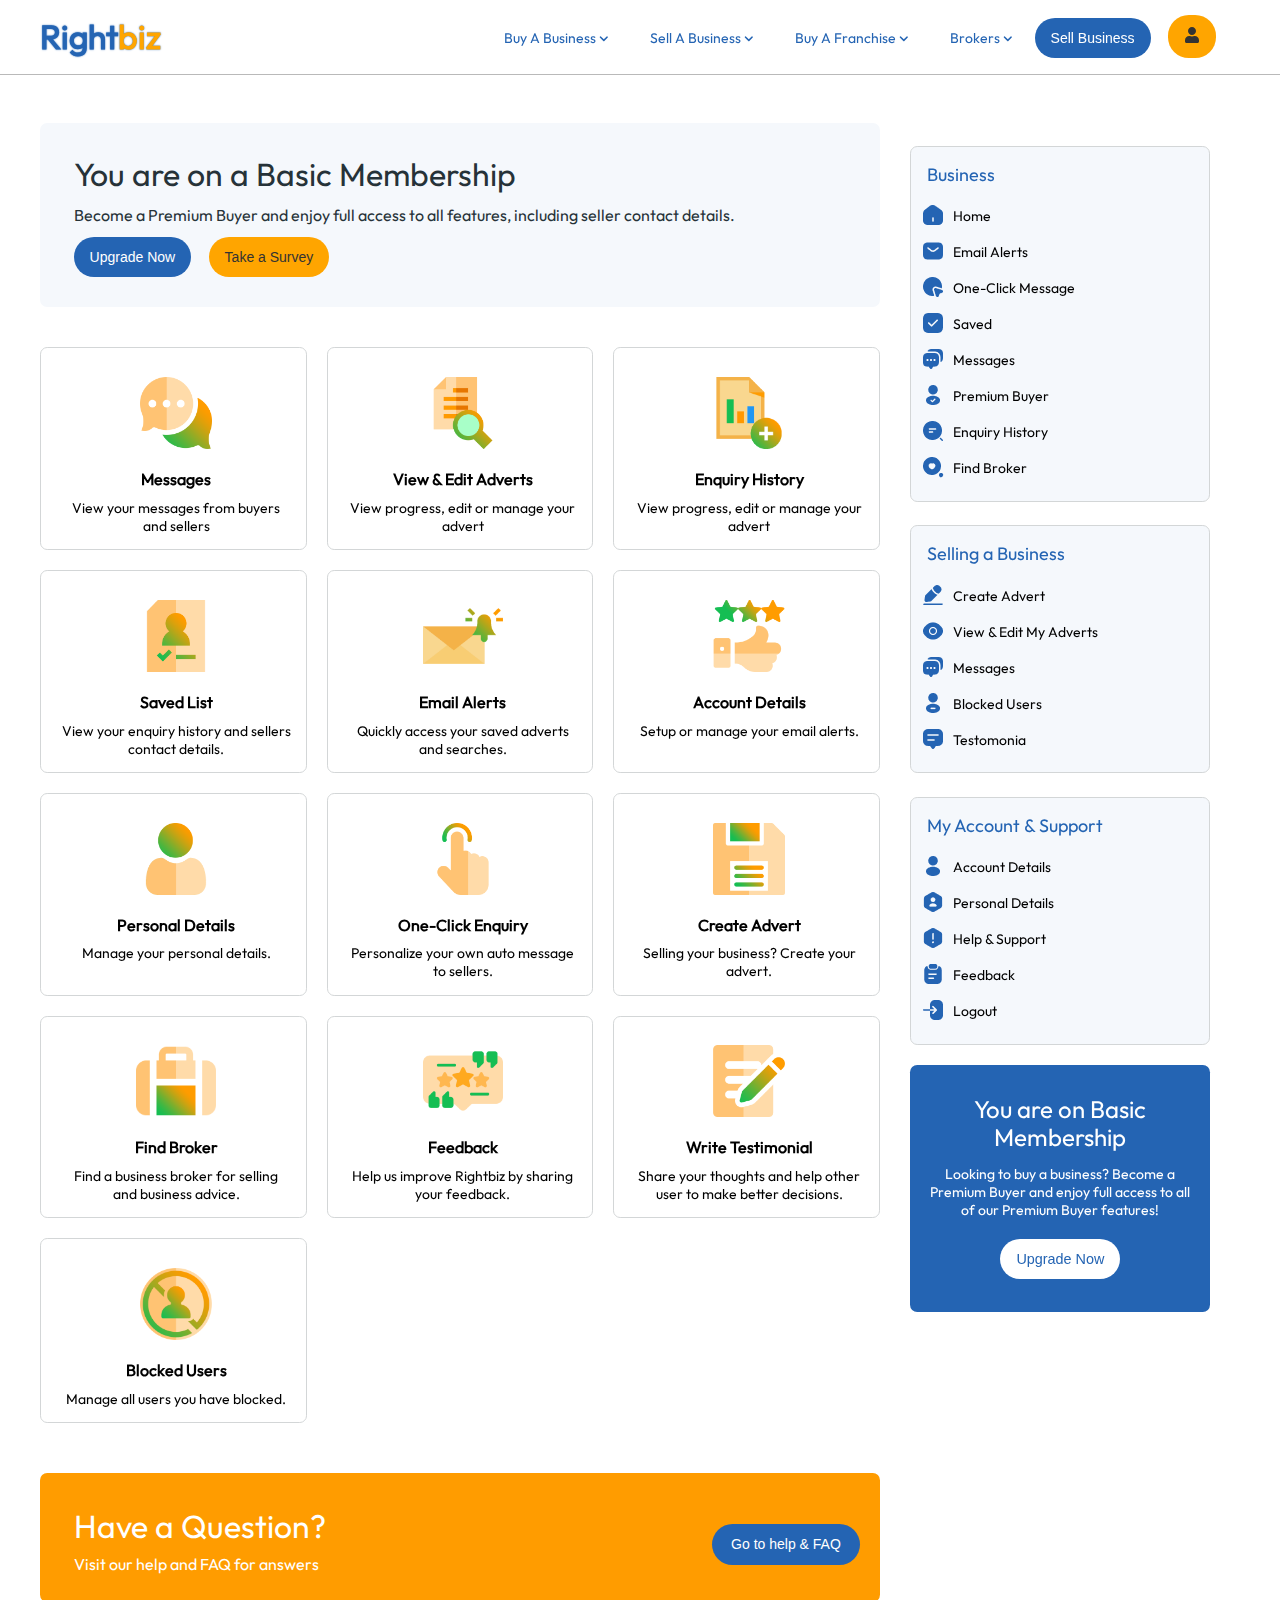
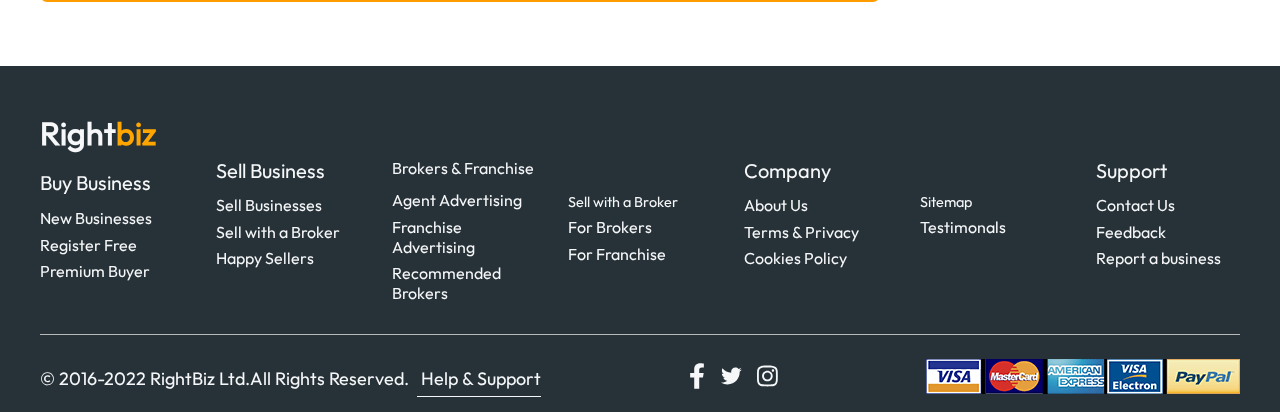
<file: index.html>
<!DOCTYPE html>
<html lang="en">
  <head>
    <meta charset="UTF-8" />
    <meta http-equiv="X-UA-Compatible" content="IE=edge" />
    <meta name="viewport" content="width=device-width, initial-scale=1.0" />

    <!-- ----------------
        CSS Styles
    ------------------- -->
    <link rel="stylesheet" href="./CSS/styles.css" />
    <link rel="stylesheet" href="./CSS/header.css" />
    <link rel="stylesheet" href="./CSS/controlpanel.css" />
    <link rel="stylesheet" href="./CSS/footer.css" />

    <title>RightBiz</title>
  </head>

  <body>
    <!-- ----------------
        Header Section
    ------------------- -->
    <header class="main-container container" id="home">
      <nav class="navbar">
        <div class="logo">
          <h2 id="right">Right<span class="highlight">biz</span></h2>
        </div>
        <input type="checkbox" name="" id="menu-toggler" />
        <label for="menu-toggler" class="menu-toggler-label">
          <button class="navber-btn">Sell Business</button>
          <div class="toggler-icon">
            <span></span><span></span><span></span>
          </div>
        </label>
        <ul class="navigation">
          <li>
            <a href="#buyABusiness"
              >Buy A Business
              <svg class="down-arrow-svg">
                <use
                  xlink:href="./assets/images/svg/down-arrow.svg#down-arrow"
                ></use>
              </svg>
            </a>
            <ul class="navbar-dropdown-menu">
              <li><a href="/">New Businesses</a></li>
              <li><a href="/">Distressed Businesses</a></li>
              <li><a href="/">Register As Buyer</a></li>
              <li><a href="/">Members Login</a></li>
            </ul>
          </li>
          <li>
            <a href="#sellABusiness"
              >Sell A Business
              <svg class="down-arrow-svg">
                <use
                  xlink:href="./assets/images/svg/down-arrow.svg#down-arrow"
                ></use></svg
            ></a>
            <ul class="navbar-dropdown-menu">
              <li><a href="/">Sell Your Business</a></li>
              <li><a href="/">Sell With A Broker</a></li>
              <li><a href="/">Seller Login</a></li>
            </ul>
          </li>
          <li>
            <a href="#buyAFranchise"
              >Buy A Franchise
              <svg class="down-arrow-svg">
                <use
                  xlink:href="./assets/images/svg/down-arrow.svg#down-arrow"
                ></use></svg
            ></a>
            <ul class="navbar-dropdown-menu">
              <li><a href="/">Buy A Franchise</a></li>
              <li><a href="/">Advertise Your Franchise</a></li>
              <li><a href="/">Franchise Login</a></li>
            </ul>
          </li>
          <li>
            <a href="#brokers"
              >Brokers
              <svg class="down-arrow-svg">
                <use
                  xlink:href="./assets/images/svg/down-arrow.svg#down-arrow"
                ></use></svg
            ></a>
            <ul class="navbar-dropdown-menu">
              <li><a href="/">Recommended Brokers</a></li>
              <li><a href="/">Sell With A Broker</a></li>
              <li><a href="/">For Brokers</a></li>
            </ul>
          </li>
          <button class="navber-btn sell-business">Sell Business</button>
          <button class="navber-btn user-btn user-btn-hover">
            <svg class="user-icon">
              <use
                xlink:href="./assets/images/svg/user-solid.svg#user-icon"
              ></use>
            </svg>
          </button>
        </ul>
      </nav>
    </header>
    <div class="horizental-line"></div>
    <!-- ----------------
        Header Section
    ------------------- -->

    <!-- ----------------
        Main Section
    ------------------- -->
    <main>
      <section class="main-container">
        <div class="flex">
          <div class="grid">
            <div class="Membership">
              <h1>You are on a Basic Membership</h1>
              <p>
                Become a Premium Buyer and enjoy full access to all features,
                including seller contact details.
              </p>
              <button class="navber-btn">Upgrade Now</button>
              <button class="navber-btn user-btn survey-btn-hover">
                Take a Survey
              </button>
            </div>
            <div class="Activities">
              <div class="activity-card">
                <svg class="activity-icon">
                  <use
                    xlink:href="./assets/images/svg/Background.svg#mgs"
                  ></use>
                </svg>
                <h4>Messages</h4>
                <p>View your messages from buyers and sellers</p>
              </div>
              <div class="activity-card">
                <svg class="activity-icon">
                  <use
                    xlink:href="./assets/images/svg/Background(0).svg#svg0"
                  ></use>
                </svg>
                <h4>View & Edit Adverts</h4>
                <p>View progress, edit or manage your advert</p>
              </div>
              <div class="activity-card">
                <svg class="activity-icon">
                  <use
                    xlink:href="./assets/images/svg/Background (3).svg#svg3"
                  ></use>
                </svg>
                <h4>Enquiry History</h4>
                <p>View progress, edit or manage your advert</p>
              </div>
              <div class="activity-card">
                <svg class="activity-icon">
                  <use
                    xlink:href="./assets/images/svg/Background (10).svg#svg10"
                  ></use>
                </svg>
                <h4>Saved List</h4>
                <p>View your enquiry history and sellers contact details.</p>
              </div>
              <div class="activity-card">
                <svg class="activity-icon">
                  <use
                    xlink:href="./assets/images/svg/Background (1).svg#svg1"
                  ></use>
                </svg>
                <h4>Email Alerts</h4>
                <p>Quickly access your saved adverts and searches.</p>
              </div>
              <div class="activity-card">
                <svg class="activity-icon">
                  <use
                    xlink:href="./assets/images/svg/Background (4).svg#svg4"
                  ></use>
                </svg>
                <h4>Account Details</h4>
                <p>Setup or manage your email alerts.</p>
              </div>
              <div class="activity-card">
                <svg class="activity-icon">
                  <use
                    xlink:href="./assets/images/svg/Background (2).svg#svg2"
                  ></use>
                </svg>
                <h4>Personal Details</h4>
                <p>Manage your personal details.</p>
              </div>
              <div class="activity-card">
                <svg class="activity-icon">
                  <use
                    xlink:href="./assets/images/svg/Background (11).svg#svg11"
                  ></use>
                </svg>
                <h4>One-Click Enquiry</h4>
                <p>Personalize your own auto message to sellers.</p>
              </div>
              <div class="activity-card">
                <svg class="activity-icon">
                  <use
                    xlink:href="./assets/images/svg/Background (7).svg#svg7"
                  ></use>
                </svg>
                <h4>Create Advert</h4>
                <p>Selling your business? Create your advert.</p>
              </div>
              <div class="activity-card">
                <svg class="activity-icon">
                  <use
                    xlink:href="./assets/images/svg/Background (8).svg#svg8"
                  ></use>
                </svg>
                <h4>Find Broker</h4>
                <p>Find a business broker for selling and business advice.</p>
              </div>
              <div class="activity-card">
                <svg class="activity-icon">
                  <use
                    xlink:href="./assets/images/svg/Background (9).svg#svg9"
                  ></use>
                </svg>
                <h4>Feedback</h4>
                <p>Help us improve Rightbiz by sharing your feedback.</p>
              </div>
              <div class="activity-card">
                <svg class="activity-icon">
                  <use
                    xlink:href="./assets/images/svg/Background(12).svg#svg12"
                  ></use>
                </svg>
                <h4>Write Testimonial</h4>
                <p>
                  Share your thoughts and help other user to make better
                  decisions.
                </p>
              </div>
              <div class="activity-card">
                <svg class="activity-icon">
                  <use
                    xlink:href="./assets/images/svg/Background (5).svg#svg5"
                  ></use>
                </svg>
                <h4>Blocked Users</h4>
                <p>Manage all users you have blocked.</p>
              </div>
            </div>
            <div class="Question">
              <div class="Question-part">
                <h1>Have a Question?</h1>
                <p>Visit our help and FAQ for answers</p>
              </div>

              <button class="navber-btn FAQ-btn">Go to help & FAQ</button>
            </div>
          </div>
          <div class="grid">
            <div class="Business Hide-Business">
              <h4>Business</h4>
              <div class="Business-card">
                <ul>
                  <li class="Business-card-list">
                    <img src="./images/icon/Group 1614.png" alt="" />
                    <span>Home</span>
                  </li>
                  <li class="Business-card-list">
                    <img src="./images/icon/Group 1615.png" alt="" /><span
                      >Email Alerts</span
                    >
                  </li>
                  <li class="Business-card-list">
                    <img src="./images/icon/Group 1616.png" alt="" /><span
                      >One-Click Message</span
                    >
                  </li>
                  <li class="Business-card-list">
                    <img src="./images/icon/Group 1622.png" alt="" /><span
                      >Saved</span
                    >
                  </li>
                  <li class="Business-card-list">
                    <img src="./images/icon/Group 1618.png" alt="" /><span
                      >Messages</span
                    >
                  </li>
                  <li class="Business-card-list">
                    <img src="./images/icon/Group 1619.png" alt="" /><span
                      >Premium Buyer</span
                    >
                  </li>
                  <li class="Business-card-list">
                    <img src="./images/icon/Group 1620.png" alt="" /><span
                      >Enquiry History</span
                    >
                  </li>
                  <li class="Business-card-list">
                    <img src="./images/icon/Group 1621.png" alt="" /><span
                      >Find Broker</span
                    >
                  </li>
                </ul>
              </div>
            </div>
            <div class="Business Hide-Business">
              <h4>Selling a Business</h4>
              <div class="Business-card">
                <ul>
                  <li class="Business-card-list">
                    <img src="./images/icon/Group 1623.png" alt="" />
                    <span>Create Advert</span>
                  </li>
                  <li class="Business-card-list">
                    <img src="./images/icon/Group 1624.png" alt="" /><span
                      >View & Edit My Adverts</span
                    >
                  </li>
                  <li class="Business-card-list">
                    <img src="./images/icon/Group 1625.png" alt="" /><span
                      >Messages</span
                    >
                  </li>
                  <li class="Business-card-list">
                    <img src="./images/icon/Group 1626.png" alt="" /><span
                      >Blocked Users</span
                    >
                  </li>
                  <li class="Business-card-list">
                    <img src="./images/icon/Group 1627.png" alt="" /><span
                      >Testomonia</span
                    >
                  </li>
                </ul>
              </div>
            </div>
            <div class="Business Hide-Business">
              <h4>My Account & Support</h4>
              <div class="Business-card">
                <ul>
                  <li class="Business-card-list">
                    <img src="./images/icon/Group 1628.png" alt="" />
                    <span>Account Details</span>
                  </li>
                  <li class="Business-card-list">
                    <img src="./images/icon/Group 1629.png" alt="" /><span
                      >Personal Details</span
                    >
                  </li>
                  <li class="Business-card-list">
                    <img src="./images/icon/Group 1630.png" alt="" /><span
                      >Help & Support</span
                    >
                  </li>
                  <li class="Business-card-list">
                    <img src="./images/icon/Group 1631.png" alt="" /><span
                      >Feedback</span
                    >
                  </li>
                  <li class="Business-card-list">
                    <img src="./images/icon/Group 1632.png" alt="" /><span
                      >Logout</span
                    >
                  </li>
                </ul>
              </div>
            </div>
            <div class="Business-last">
              <div class="Business-card-bottom">
                <h3>You are on Basic Membership</h3>
                <p>
                  Looking to buy a business? Become a Premium Buyer and enjoy
                  full access to all of our Premium Buyer features!
                </p>
                <button class="Upgrade-Now-btn">Upgrade Now</button>
              </div>
            </div>
          </div>
        </div>
      </section>
      <!-- ----------------
       Main Section
     ------------------- -->
      <!-- ----------------
        Footer Section
     ------------------- -->
      <section class="footer">
        <footer class="main-container">
          <div class="footer-grid">
            <div class="footer-business">
              <h3>Right<span class="highlight">biz</span></h3>
              <ul class="footer-ul">
                <li class="li-bold">Buy Business</li>
                <li>New Businesses</li>
                <li>Register Free</li>
                <li>Premium Buyer</li>
              </ul>
            </div>
            <div>
              <ul class="footer-ul">
                <li class="li-bold li-down">Sell Business</li>
                <li>Sell Businesses</li>
                <li>Sell with a Broker</li>
                <li>Happy Sellers</li>
              </ul>
            </div>
            <div>
              <ul class="footer-ul">
                <li class="li-bold li-down brokers">Brokers & Franchise</li>
                <li>Agent Advertising</li>
                <li>Franchise Advertising</li>
                <li>Recommended Brokers</li>
              </ul>
            </div>
            <div>
              <ul class="footer-ul">
                <li class="li-bold li-down li-bottom">Sell with a Broker</li>
                <li>For Brokers</li>
                <li>For Franchise</li>
              </ul>
            </div>
            <div>
              <ul class="footer-ul">
                <li class="li-bold li-down">Company</li>
                <li>About Us</li>
                <li>Terms & Privacy</li>
                <li>Cookies Policy</li>
              </ul>
            </div>
            <div>
              <ul class="footer-ul">
                <li class="li-bold li-down li-bottom">Sitemap</li>
                <li>Testimonals</li>
                <li></li>
              </ul>
            </div>
            <div>
              <ul class="footer-ul">
                <li class="li-bold li-down">Support</li>
                <li>Contact Us</li>
                <li>Feedback</li>
                <li>Report a business</li>
              </ul>
            </div>
          </div>
          <div class="footer-line"></div>
          <div class="footer-bottom">
            <div>
              <p class="copywrite">
                &copy; 2016-2022 RightBiz Ltd.All Rights Reserved.<span
                  class="help-support"
                >
                  Help & Support</span
                >
              </p>
            </div>
            <div class="social-icon">
              <svg style="fill: var(--bg); width: 1rem; height: 2rem">
                <use
                  xlink:href="./assets/images/svg/facebook-f-brands.svg#facebook"
                ></use>
              </svg>
              <svg
                style="
                  fill: var(--bg);
                  width: 1.3rem;
                  margin-left: 0.8rem;
                  height: 2rem;
                "
              >
                <use
                  xlink:href="./assets/images/svg/twitter-brands.svg#twitter"
                ></use>
              </svg>
              <svg
                style="
                  fill: var(--bg);
                  width: 1.3rem;
                  margin-left: 0.8rem;
                  height: 2rem;
                "
              >
                <use
                  xlink:href="./assets/images/svg/instagram-brands.svg#instagram"
                ></use>
              </svg>
            </div>
            <div>
              <img src="./images/Group 1595 (1).png" alt="" />
            </div>
          </div>
        </footer>
      </section>
      <!-- ----------------
        Footer Section
     ------------------- -->
    </main>
  </body>
</html>
</file>
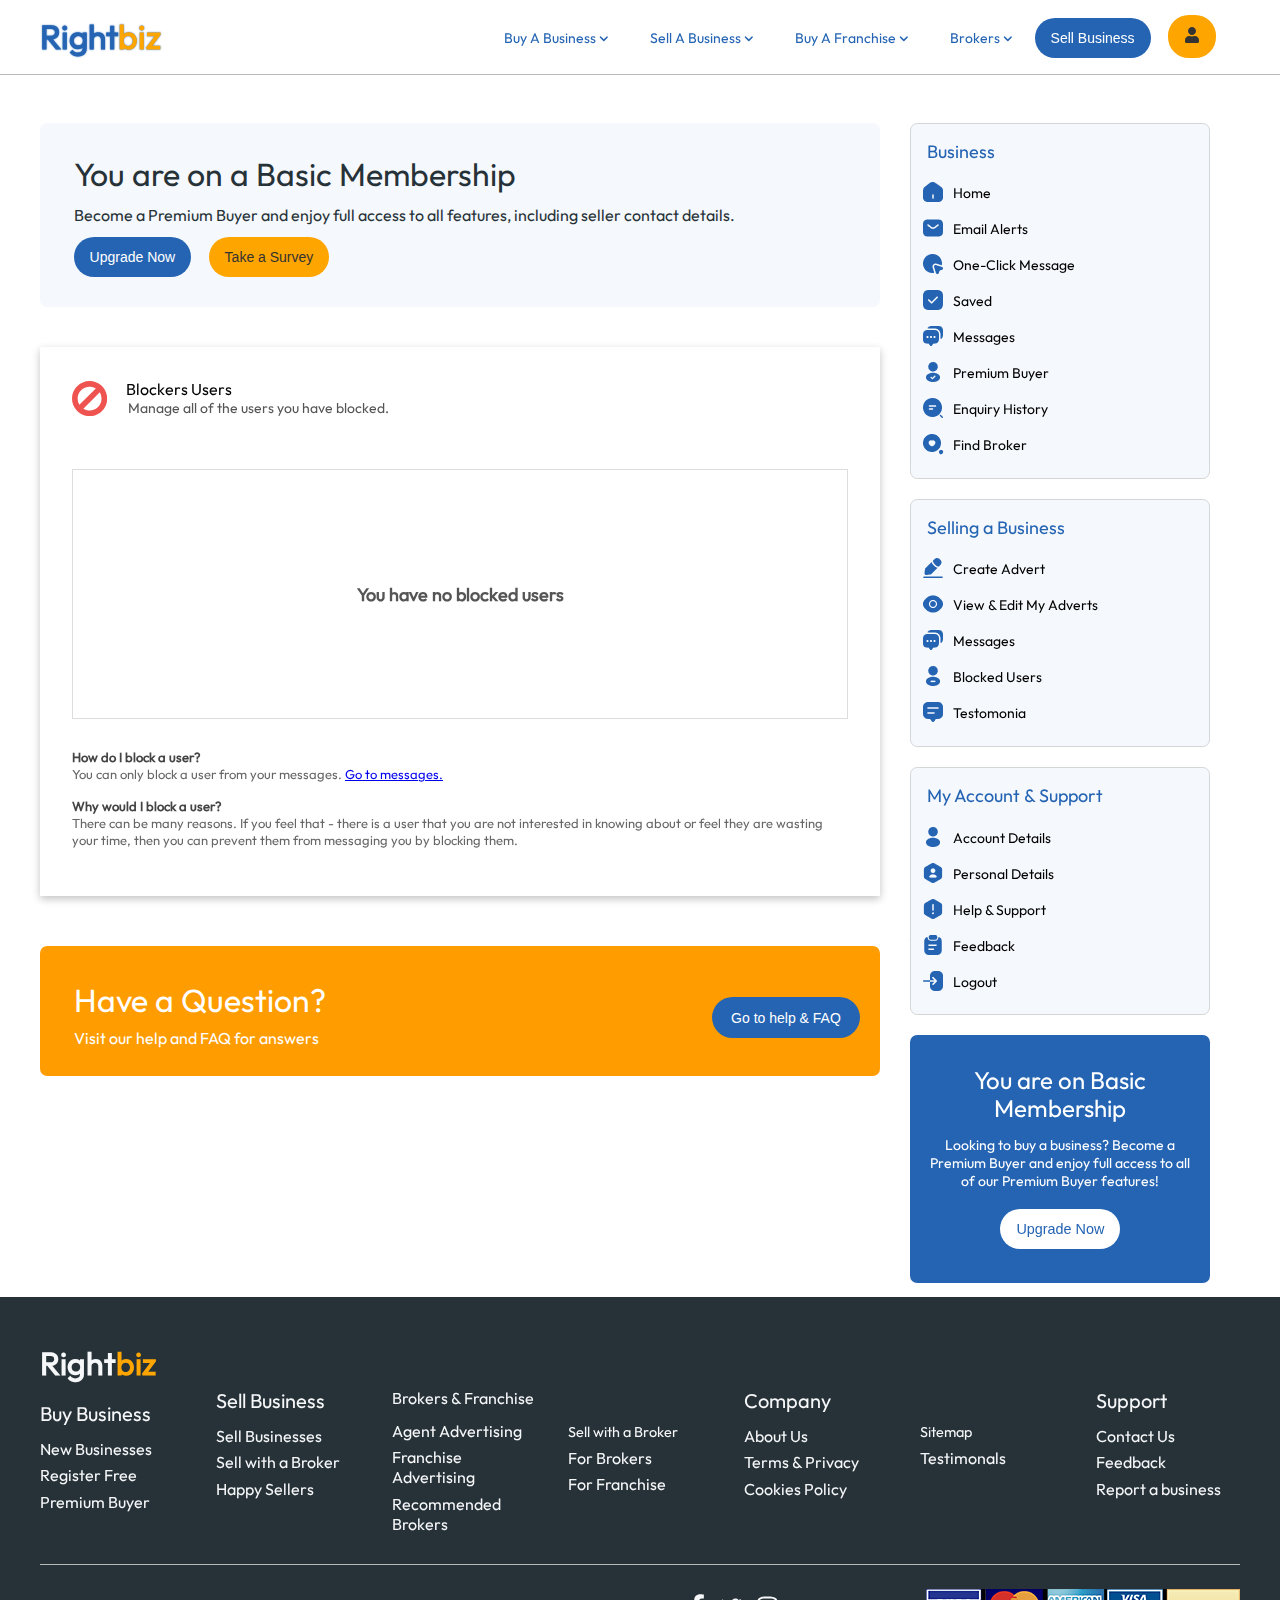
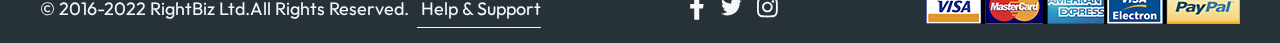
<file: blocker_user.html>
<!DOCTYPE html>
<html lang="en">
  <head>
    <meta charset="UTF-8" />
    <meta http-equiv="X-UA-Compatible" content="IE=edge" />
    <meta name="viewport" content="width=device-width, initial-scale=1.0" />

    <!-- ----------------
        CSS Styles
    ------------------- -->
    <link rel="stylesheet" href="./CSS/styles.css" />
    <link rel="stylesheet" href="./CSS/blocker_user.css" />

    <title>RightBiz</title>
  </head>

  <body>
    <!-- ----------------
        Header Section
    ------------------- -->
    <header class="main-container container" id="home">
      <nav class="navbar">
        <div class="logo">
          <h2 id="right">Right<span class="highlight">biz</span></h2>
        </div>
        <input type="checkbox" name="" id="menu-toggler" />
        <label for="menu-toggler" class="menu-toggler-label">
          <button class="navber-btn">Sell Business</button>
          <div class="toggler-icon">
            <span></span><span></span><span></span>
          </div>
        </label>
        <ul class="navigation">
          <li>
            <a href="#buyABusiness"
              >Buy A Business
              <svg class="down-arrow-svg">
                <use
                  xlink:href="./assets/images/svg/down-arrow.svg#down-arrow"
                ></use>
              </svg>
            </a>
            <ul class="navbar-dropdown-menu">
              <li><a href="/">New Businesses</a></li>
              <li><a href="/">Distressed Businesses</a></li>
              <li><a href="/">Register As Buyer</a></li>
              <li><a href="/">Members Login</a></li>
            </ul>
          </li>
          <li>
            <a href="#sellABusiness"
              >Sell A Business
              <svg class="down-arrow-svg">
                <use
                  xlink:href="./assets/images/svg/down-arrow.svg#down-arrow"
                ></use></svg
            ></a>
            <ul class="navbar-dropdown-menu">
              <li><a href="/">Sell Your Business</a></li>
              <li><a href="/">Sell With A Broker</a></li>
              <li><a href="/">Seller Login</a></li>
            </ul>
          </li>
          <li>
            <a href="#buyAFranchise"
              >Buy A Franchise
              <svg class="down-arrow-svg">
                <use
                  xlink:href="./assets/images/svg/down-arrow.svg#down-arrow"
                ></use></svg
            ></a>
            <ul class="navbar-dropdown-menu">
              <li><a href="/">Buy A Franchise</a></li>
              <li><a href="/">Advertise Your Franchise</a></li>
              <li><a href="/">Franchise Login</a></li>
            </ul>
          </li>
          <li>
            <a href="#brokers"
              >Brokers
              <svg class="down-arrow-svg">
                <use
                  xlink:href="./assets/images/svg/down-arrow.svg#down-arrow"
                ></use></svg
            ></a>
            <ul class="navbar-dropdown-menu">
              <li><a href="/">Recommended Brokers</a></li>
              <li><a href="/">Sell With A Broker</a></li>
              <li><a href="/">For Brokers</a></li>
            </ul>
          </li>
          <button class="navber-btn sell-business">Sell Business</button>
          <button class="navber-btn user-btn user-btn-hover">
            <svg class="user-icon">
              <use
                xlink:href="./assets/images/svg/user-solid.svg#user-icon"
              ></use>
            </svg>
          </button>
        </ul>
      </nav>
    </header>
    <div class="horizental-line"></div>
    <!-- ----------------
        Header Section
    ------------------- -->

    <!-- ----------------
        Main Section
    ------------------- -->
    <main>
      <section class="main-container">
        <div class="flex">
          <div class="grid">
            <div class="Membership">
              <h1>You are on a Basic Membership</h1>
              <p>
                Become a Premium Buyer and enjoy full access to all features,
                including seller contact details.
              </p>
              <button class="navber-btn">Upgrade Now</button>
              <button class="navber-btn user-btn survey-btn-hover">
                Take a Survey
              </button>
            </div>
            <!-- --------------------
                  blocker user section
                ---------------------->
            <div class="membership-card">
              <div class="blocker-user">
                <svg class="svg-block">
                  <use
                    xlink:href="./assets/images/svg/ban-solid.svg#ban-solid"
                  ></use>
                </svg>
                <div class="blocker-title">
                  <div class="title">Blockers Users</div>
                  <div class="desc">
                    Manage all of the users you have blocked.
                  </div>
                </div>
              </div>
              <div class="content_main">
                <div class="no-result" style="margin-top: 20px">
                  <div>
                    <div class="no-result-title" style="margin: 0">
                      You have no blocked users
                    </div>
                  </div>
                </div>
                <div
                  style="line-height: 17px; margin-top: 30px; font-size: 13px"
                >
                  <b style="color: #444; margin-bottom: 3px"
                    >How do I block a user?</b
                  >
                  <div style="color: #666; margin-bottom: 15px">
                    You can only block a user from your messages.
                    <a href="/member_secure/my_msg/messages.php"
                      >Go to messages.</a
                    >
                  </div>
                  <b style="color: #444; margin-bottom: 3px"
                    >Why would I block a user?</b
                  >
                  <div style="color: #666; margin-bottom: 15px">
                    There can be many reasons. If you feel that - there is a
                    user that you are not interested in knowing about or feel
                    they are wasting your time, then you can prevent them from
                    messaging you by blocking them.
                  </div>
                </div>
              </div>
            </div>
            <!----------------------- 
                blocker user section 
            -------------------------->
            <div class="Question">
              <div class="Question-part">
                <h1>Have a Question?</h1>
                <p>Visit our help and FAQ for answers</p>
              </div>

              <button class="navber-btn FAQ-btn">Go to help & FAQ</button>
            </div>
          </div>
          <div class="grid">
            <div class="Business Hide-Business">
              <h4>Business</h4>
              <div class="Business-card">
                <ul>
                  <li class="Business-card-list">
                    <img src="./images/icon/Group 1614.png" alt="" />
                    <span>Home</span>
                  </li>
                  <li class="Business-card-list">
                    <img src="./images/icon/Group 1615.png" alt="" /><span
                      >Email Alerts</span
                    >
                  </li>
                  <li class="Business-card-list">
                    <img src="./images/icon/Group 1616.png" alt="" /><span
                      >One-Click Message</span
                    >
                  </li>
                  <li class="Business-card-list">
                    <img src="./images/icon/Group 1622.png" alt="" /><span
                      >Saved</span
                    >
                  </li>
                  <li class="Business-card-list">
                    <img src="./images/icon/Group 1618.png" alt="" /><span
                      >Messages</span
                    >
                  </li>
                  <li class="Business-card-list">
                    <img src="./images/icon/Group 1619.png" alt="" /><span
                      >Premium Buyer</span
                    >
                  </li>
                  <li class="Business-card-list">
                    <img src="./images/icon/Group 1620.png" alt="" /><span
                      >Enquiry History</span
                    >
                  </li>
                  <li class="Business-card-list">
                    <img src="./images/icon/Group 1621.png" alt="" /><span
                      >Find Broker</span
                    >
                  </li>
                </ul>
              </div>
            </div>
            <div class="Business Hide-Business">
              <h4>Selling a Business</h4>
              <div class="Business-card">
                <ul>
                  <li class="Business-card-list">
                    <img src="./images/icon/Group 1623.png" alt="" />
                    <span>Create Advert</span>
                  </li>
                  <li class="Business-card-list">
                    <img src="./images/icon/Group 1624.png" alt="" /><span
                      >View & Edit My Adverts</span
                    >
                  </li>
                  <li class="Business-card-list">
                    <img src="./images/icon/Group 1625.png" alt="" /><span
                      >Messages</span
                    >
                  </li>
                  <li class="Business-card-list">
                    <img src="./images/icon/Group 1626.png" alt="" /><span
                      >Blocked Users</span
                    >
                  </li>
                  <li class="Business-card-list">
                    <img src="./images/icon/Group 1627.png" alt="" /><span
                      >Testomonia</span
                    >
                  </li>
                </ul>
              </div>
            </div>
            <div class="Business Hide-Business">
              <h4>My Account & Support</h4>
              <div class="Business-card">
                <ul>
                  <li class="Business-card-list">
                    <img src="./images/icon/Group 1628.png" alt="" />
                    <span>Account Details</span>
                  </li>
                  <li class="Business-card-list">
                    <img src="./images/icon/Group 1629.png" alt="" /><span
                      >Personal Details</span
                    >
                  </li>
                  <li class="Business-card-list">
                    <img src="./images/icon/Group 1630.png" alt="" /><span
                      >Help & Support</span
                    >
                  </li>
                  <li class="Business-card-list">
                    <img src="./images/icon/Group 1631.png" alt="" /><span
                      >Feedback</span
                    >
                  </li>
                  <li class="Business-card-list">
                    <img src="./images/icon/Group 1632.png" alt="" /><span
                      >Logout</span
                    >
                  </li>
                </ul>
              </div>
            </div>
            <div class="Business-last">
              <div class="Business-card-bottom">
                <h3>You are on Basic Membership</h3>
                <p>
                  Looking to buy a business? Become a Premium Buyer and enjoy
                  full access to all of our Premium Buyer features!
                </p>
                <button class="Upgrade-Now-btn">Upgrade Now</button>
              </div>
            </div>
          </div>
        </div>
      </section>
      <!-- ----------------
       Main Section
     ------------------- -->
      <!-- ----------------
        Footer Section
     ------------------- -->
      <section class="footer">
        <footer class="main-container">
          <div class="footer-grid">
            <div class="footer-business">
              <h3>Right<span class="highlight">biz</span></h3>
              <ul class="footer-ul">
                <li class="li-bold">Buy Business</li>
                <li>New Businesses</li>
                <li>Register Free</li>
                <li>Premium Buyer</li>
              </ul>
            </div>
            <div>
              <ul class="footer-ul">
                <li class="li-bold li-down">Sell Business</li>
                <li>Sell Businesses</li>
                <li>Sell with a Broker</li>
                <li>Happy Sellers</li>
              </ul>
            </div>
            <div>
              <ul class="footer-ul">
                <li class="li-bold li-down brokers">Brokers & Franchise</li>
                <li>Agent Advertising</li>
                <li>Franchise Advertising</li>
                <li>Recommended Brokers</li>
              </ul>
            </div>
            <div>
              <ul class="footer-ul">
                <li class="li-bold li-down li-bottom">Sell with a Broker</li>
                <li>For Brokers</li>
                <li>For Franchise</li>
              </ul>
            </div>
            <div>
              <ul class="footer-ul">
                <li class="li-bold li-down">Company</li>
                <li>About Us</li>
                <li>Terms & Privacy</li>
                <li>Cookies Policy</li>
              </ul>
            </div>
            <div>
              <ul class="footer-ul">
                <li class="li-bold li-down li-bottom">Sitemap</li>
                <li>Testimonals</li>
                <li></li>
              </ul>
            </div>
            <div>
              <ul class="footer-ul">
                <li class="li-bold li-down">Support</li>
                <li>Contact Us</li>
                <li>Feedback</li>
                <li>Report a business</li>
              </ul>
            </div>
          </div>
          <div class="footer-line"></div>
          <div class="footer-bottom">
            <div>
              <p class="copywrite">
                &copy; 2016-2022 RightBiz Ltd.All Rights Reserved.<span
                  class="help-support"
                >
                  Help & Support</span
                >
              </p>
            </div>
            <div class="social-icon">
              <svg style="fill: var(--bg); width: 1rem; height: 2rem">
                <use
                  xlink:href="./assets/images/svg/facebook-f-brands.svg#facebook"
                ></use>
              </svg>
              <svg
                style="
                  fill: var(--bg);
                  width: 1.3rem;
                  margin-left: 0.8rem;
                  height: 2rem;
                "
              >
                <use
                  xlink:href="./assets/images/svg/twitter-brands.svg#twitter"
                ></use>
              </svg>
              <svg
                style="
                  fill: var(--bg);
                  width: 1.3rem;
                  margin-left: 0.8rem;
                  height: 2rem;
                "
              >
                <use
                  xlink:href="./assets/images/svg/instagram-brands.svg#instagram"
                ></use>
              </svg>
            </div>
            <div>
              <img src="./images/Group 1595 (1).png" alt="" />
            </div>
          </div>
        </footer>
      </section>
      <!-- ----------------
        Footer Section
     ------------------- -->
    </main>
  </body>
</html>
</file>
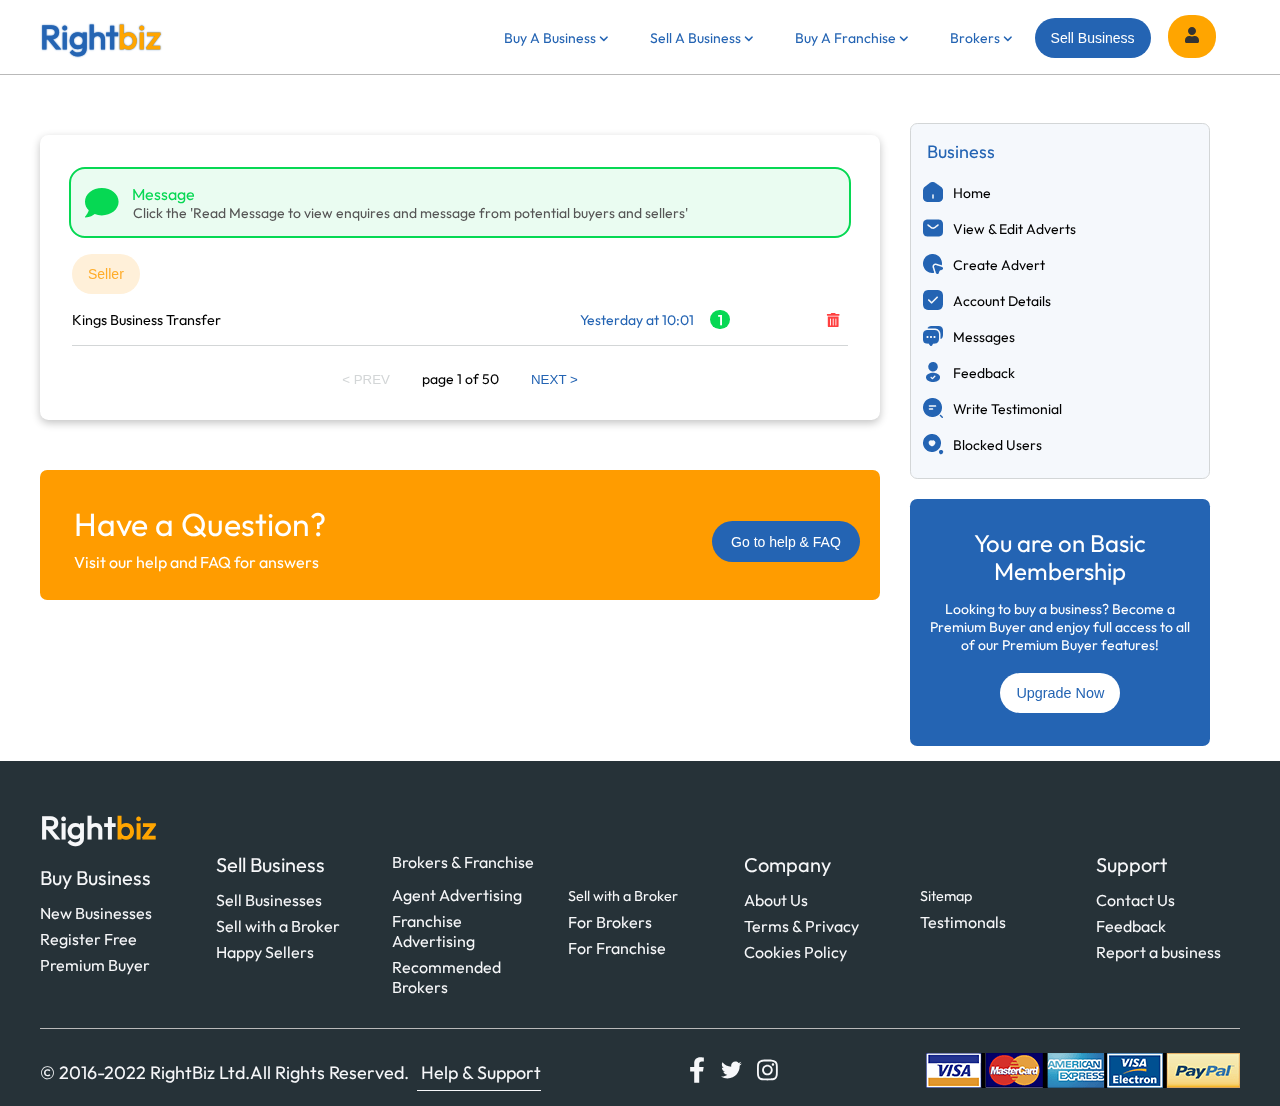
<file: messages.html>
<!DOCTYPE html>
<html lang="en">
  <head>
    <meta charset="UTF-8" />
    <meta http-equiv="X-UA-Compatible" content="IE=edge" />
    <meta name="viewport" content="width=device-width, initial-scale=1.0" />

    <!-- ----------------
        CSS Styles
    ------------------- -->
    <link rel="stylesheet" href="./CSS/styles.css" />
    <link rel="stylesheet" href="./CSS/messages.css" />

    <title>RightBiz</title>
  </head>

  <body>
    <!-- ----------------
        Header Section
    ------------------- -->
    <header class="main-container container" id="home">
      <nav class="navbar">
        <div class="logo">
          <h2 id="right">Right<span class="highlight">biz</span></h2>
        </div>
        <input type="checkbox" name="" id="menu-toggler" />
        <label for="menu-toggler" class="menu-toggler-label">
          <button class="navber-btn">Sell Business</button>
          <div class="toggler-icon">
            <span></span><span></span><span></span>
          </div>
        </label>
        <ul class="navigation">
          <li>
            <a href="#buyABusiness"
              >Buy A Business
              <svg class="down-arrow-svg">
                <use
                  xlink:href="./assets/images/svg/down-arrow.svg#down-arrow"
                ></use>
              </svg>
            </a>
            <ul class="navbar-dropdown-menu">
              <li><a href="/">New Businesses</a></li>
              <li><a href="/">Distressed Businesses</a></li>
              <li><a href="/">Register As Buyer</a></li>
              <li><a href="/">Members Login</a></li>
            </ul>
          </li>
          <li>
            <a href="#sellABusiness"
              >Sell A Business
              <svg class="down-arrow-svg">
                <use
                  xlink:href="./assets/images/svg/down-arrow.svg#down-arrow"
                ></use></svg
            ></a>
            <ul class="navbar-dropdown-menu">
              <li><a href="/">Sell Your Business</a></li>
              <li><a href="/">Sell With A Broker</a></li>
              <li><a href="/">Seller Login</a></li>
            </ul>
          </li>
          <li>
            <a href="#buyAFranchise"
              >Buy A Franchise
              <svg class="down-arrow-svg">
                <use
                  xlink:href="./assets/images/svg/down-arrow.svg#down-arrow"
                ></use></svg
            ></a>
            <ul class="navbar-dropdown-menu">
              <li><a href="/">Buy A Franchise</a></li>
              <li><a href="/">Advertise Your Franchise</a></li>
              <li><a href="/">Franchise Login</a></li>
            </ul>
          </li>
          <li>
            <a href="#brokers"
              >Brokers
              <svg class="down-arrow-svg">
                <use
                  xlink:href="./assets/images/svg/down-arrow.svg#down-arrow"
                ></use></svg
            ></a>
            <ul class="navbar-dropdown-menu">
              <li><a href="/">Recommended Brokers</a></li>
              <li><a href="/">Sell With A Broker</a></li>
              <li><a href="/">For Brokers</a></li>
            </ul>
          </li>
          <button class="navber-btn sell-business">Sell Business</button>
          <button class="navber-btn user-btn user-btn-hover">
            <svg class="user-icon">
              <use
                xlink:href="./assets/images/svg/user-solid.svg#user-icon"
              ></use>
            </svg>
          </button>
        </ul>
      </nav>
    </header>
    <div class="horizental-line"></div>
    <!-- ----------------
        Header Section
    ------------------- -->

    <!-- ----------------
        Main Section
    ------------------- -->
    <main>
      <section class="main-container">
        <div class="flex">
          <div class="grid">
            <!-- --------------------
                  messages section
                ---------------------->
            <div class="membership-card">
              <div class="message-user">
                <svg style="fill: #06d853" class="svg-block">
                  <use
                    xlink:href="./assets/images/svg/comment-solid.svg#comment"
                  ></use>
                </svg>
                <div class="message-title">
                  <div style="color: #06d853" class="title">Message</div>
                  <div class="desc">
                    Click the 'Read Message to view enquires and message from
                    potential buyers and sellers'
                  </div>
                </div>
              </div>
              <div class="content_main">
                <button
                  style="background-color: #fff0d9"
                  class="navber-btn"
                  id="seller-btn"
                >
                  Seller
                </button>
                <div class="message-flex">
                  <p>Kings Business Transfer</p>
                  <div class="date">
                    <span class="day-time">Yesterday at 10:01</span>
                    <span
                      style="background-color: #06d853; color: white"
                      class="circle"
                      ><b>1</b></span
                    >

                    <svg style="fill: #ff4040" class="svg-delete">
                      <use
                        xlink:href="./assets/images/svg/trash-alt-solid.svg#delete"
                      ></use>
                    </svg>
                  </div>
                </div>
                <div class="message-line"></div>
                <div class="btn-center">
                  <div class="btn-flex">
                    <button>< PREV</button>
                    <p>page 1 of 50</p>
                    <button class="next">NEXT ></button>
                  </div>
                </div>
              </div>
            </div>
            <!----------------------- 
                        messages section 
                -------------------------->
            <div class="Question">
              <div class="Question-part">
                <h1>Have a Question?</h1>
                <p>Visit our help and FAQ for answers</p>
              </div>

              <button class="navber-btn FAQ-btn">Go to help & FAQ</button>
            </div>
          </div>
          <div class="grid">
            <div class="Business Hide-Business">
              <h4>Business</h4>
              <div class="Business-card">
                <ul>
                  <li class="Business-card-list">
                    <img src="./images/icon/Group 1614.png" alt="" />
                    <span><a href="./index.html">Home</a> </span>
                  </li>
                  <li class="Business-card-list">
                    <img src="./images/icon/Group 1615.png" alt="" /><span
                      ><a href="./messages.html">View & Edit Adverts</a></span
                    >
                  </li>
                  <li class="Business-card-list">
                    <img src="./images/icon/Group 1616.png" alt="" /><span
                      ><a href="./messages.html">Create Advert</a></span
                    >
                  </li>
                  <li class="Business-card-list">
                    <img src="./images/icon/Group 1622.png" alt="" /><span
                      ><a href="./messages.html">Account Details</a></span
                    >
                  </li>
                  <li class="Business-card-list">
                    <img src="./images/icon/Group 1618.png" alt="" /><span>
                      <a href="./messages.html">Messages</a></span
                    >
                  </li>
                  <li class="Business-card-list">
                    <img src="./images/icon/Group 1619.png" alt="" /><span
                      ><a href="./messages.html">Feedback</a></span
                    >
                  </li>
                  <li class="Business-card-list">
                    <img src="./images/icon/Group 1620.png" alt="" /><span
                      ><a href="./messages.html">Write Testimonial</a></span
                    >
                  </li>
                  <li class="Business-card-list">
                    <img src="./images/icon/Group 1621.png" alt="" /><span
                      ><a href="./messages.html">Blocked Users</a></span
                    >
                  </li>
                </ul>
              </div>
            </div>

            <div class="Business-last">
              <div class="Business-card-bottom">
                <h3>You are on Basic Membership</h3>
                <p>
                  Looking to buy a business? Become a Premium Buyer and enjoy
                  full access to all of our Premium Buyer features!
                </p>
                <button class="Upgrade-Now-btn">Upgrade Now</button>
              </div>
            </div>
          </div>
        </div>
      </section>
      <!-- ----------------
       Main Section
     ------------------- -->
      <!-- ----------------
        Footer Section
     ------------------- -->
      <section class="footer">
        <footer class="main-container">
          <div class="footer-grid">
            <div class="footer-business">
              <h3>Right<span class="highlight">biz</span></h3>
              <ul class="footer-ul">
                <li class="li-bold">Buy Business</li>
                <li>New Businesses</li>
                <li>Register Free</li>
                <li>Premium Buyer</li>
              </ul>
            </div>
            <div>
              <ul class="footer-ul">
                <li class="li-bold li-down">Sell Business</li>
                <li>Sell Businesses</li>
                <li>Sell with a Broker</li>
                <li>Happy Sellers</li>
              </ul>
            </div>
            <div>
              <ul class="footer-ul">
                <li class="li-bold li-down brokers">Brokers & Franchise</li>
                <li>Agent Advertising</li>
                <li>Franchise Advertising</li>
                <li>Recommended Brokers</li>
              </ul>
            </div>
            <div>
              <ul class="footer-ul">
                <li class="li-bold li-down li-bottom">Sell with a Broker</li>
                <li>For Brokers</li>
                <li>For Franchise</li>
              </ul>
            </div>
            <div>
              <ul class="footer-ul">
                <li class="li-bold li-down">Company</li>
                <li>About Us</li>
                <li>Terms & Privacy</li>
                <li>Cookies Policy</li>
              </ul>
            </div>
            <div>
              <ul class="footer-ul">
                <li class="li-bold li-down li-bottom">Sitemap</li>
                <li>Testimonals</li>
                <li></li>
              </ul>
            </div>
            <div>
              <ul class="footer-ul">
                <li class="li-bold li-down">Support</li>
                <li>Contact Us</li>
                <li>Feedback</li>
                <li>Report a business</li>
              </ul>
            </div>
          </div>
          <div class="footer-line"></div>
          <div class="footer-bottom">
            <div>
              <p class="copywrite">
                &copy; 2016-2022 RightBiz Ltd.All Rights Reserved.<span
                  class="help-support"
                >
                  Help & Support</span
                >
              </p>
            </div>
            <div class="social-icon">
              <svg style="fill: var(--bg); width: 1rem; height: 2rem">
                <use
                  xlink:href="./assets/images/svg/facebook-f-brands.svg#facebook"
                ></use>
              </svg>
              <svg
                style="
                  fill: var(--bg);
                  width: 1.3rem;
                  margin-left: 0.8rem;
                  height: 2rem;
                "
              >
                <use
                  xlink:href="./assets/images/svg/twitter-brands.svg#twitter"
                ></use>
              </svg>
              <svg
                style="
                  fill: var(--bg);
                  width: 1.3rem;
                  margin-left: 0.8rem;
                  height: 2rem;
                "
              >
                <use
                  xlink:href="./assets/images/svg/instagram-brands.svg#instagram"
                ></use>
              </svg>
            </div>
            <div>
              <img src="./images/Group 1595 (1).png" alt="" />
            </div>
          </div>
        </footer>
      </section>
      <!-- ----------------
        Footer Section
     ------------------- -->
    </main>
  </body>
</html>
</file>
<file: CSS/styles.css>
@font-face {
  font-family: "Outfit";
  src: url("/assets/fonts/Outfit/static/Outfit-Regular.ttf");
}
:root {
  --white: #fff;
  --bg: #f6f7f9;
  --deepwhite: #d3d6d7;
  --lgwhite: #f5f8fc;
  --black: #333;
  --lgblack: #abafc21f;
  --dpblack: #263238;
  --blue: rgb(36, 100, 179);
  --lgblue: #2464b3;
  --blue-d-1: #1a4a86;
  --blue-d-2: #13355f;
  --orange: #ffa500;
  --orange-l-1: #ffac29;
  --lgorange: #ff9c00;
  --orange-d-1: #d18000;
  --grey: #eee;
  --deepgray: rgb(185, 185, 185);
  --shadow: rgba(149, 157, 165, 0.2) 0 0.5rem 1.5rem;
}

* {
  margin: 0;
  padding: 0;
  box-sizing: border-box;
  scroll-behavior: smooth;
}

body {
  font-family: "Outfit", sans-serif;
}

li {
  list-style: none;
}

/*-------
  MENUBAR
  -------*/
.container {
  margin: 0 1.8rem;
}

#right {
  color: var(--blue);
  font-weight: 900;
  text-shadow: 0 0 0.1rem var(--blue);
}

.highlight {
  color: var(--orange);
}

.section-title h2 {
  font-size: 2.5rem;
  padding: 6.2rem 0 3.1rem 0;
}

.navbar {
  display: flex;
  justify-content: space-between;
  height: 4rem;
  align-items: center;
  margin-right: 1.5rem;
}

.logo h2 {
  font-size: 2.1rem;
  color: var(--white);
}
.down-arrow {
  width: 0.6rem;
  margin-top: 0.2rem;
}
.down-arrow-svg {
  fill: var(--blue);
  width: 0.6rem;
  height: 0.6rem;
  margin-top: 0.2rem;
  display: inline-block;
}
.user-icon {
  width: 1rem;
  height: 1rem;
}
.navigation > li {
  list-style: none;
  display: inline-block;
}

.navigation > li > a {
  text-decoration: none;
  color: var(--blue);
  padding: 1.2rem;
  font-size: 0.875rem;
  font-weight: 500;
}

.navber-btn {
  border: 0;
  outline: 0;
  background-color: var(--blue);
  color: var(--white);
  cursor: pointer;
  border-radius: 1.3rem;
  padding: 0.75rem 1rem;
  font-size: 0.875rem;
  font-weight: 500;
}
.sell-business:hover {
  background-color: var(--blue-d-1);
}
.user-btn {
  margin-left: 0.9rem;
  background-color: var(--orange);
  color: var(--black);
}
.user-btn-hover:hover {
  background-color: var(--orange-d-1);
  color: var(--black);
}
.survey-btn-hover:hover {
  background-color: var(--orange-l-1);
}
.horizental-line {
  border-bottom: 1px solid var(--deepgray);
  width: 100%;
  margin-bottom: 1rem;
}

.toggler-icon {
  display: flex;
  flex-direction: column;
  cursor: pointer;
  margin-left: 1.3rem;
  margin-top: 0.4rem;
}

#menu-toggler {
  display: none;
}

.toggler-icon span {
  height: 0.18rem;
  width: 1.5rem;
  margin-bottom: 0.25rem;
  background-color: var(--blue);
}

.menu-toggler-label {
  display: none;
}

#menu-toggler:checked ~ .navigation {
  transform: translateX(0);
}

.navigation > li {
  position: relative;
}

ul.navbar-dropdown-menu {
  position: absolute;
  top: 2.25rem;
  left: 1.25rem;
  width: 13.5rem;
  background-color: var(--bg);
  padding: 0.75rem 0;
  border-radius: 0.4rem;
  box-shadow: var(--shadow);
  opacity: 0;
  pointer-events: none;
  transition: all 0.3s ease;
}

ul.navbar-dropdown-menu > li > a {
  text-decoration: none;
  color: var(--blue);
  padding: 0.4rem 1.2rem;
  display: block;
  font-size: 0.875rem;
  font-weight: 500;
}

ul.navbar-dropdown-menu > li > a:hover {
  background-color: var(--lgblack);
}

.navigation > li:hover .navbar-dropdown-menu {
  opacity: 1;
  pointer-events: all;
}

/*-------
  MENUBAR
  -------*/

/*----------------
  Main section css
  ----------------*/

.main-container {
  max-width: 75rem;
  width: 100%;
  margin: 0 auto;
  padding: 0.9rem 0;
}

.container {
  padding: 0.3rem 0 !important;
}

.flex {
  display: flex;
}

.grid {
  width: 70%;
}

.Activities {
  display: grid;
  grid-template-columns: repeat(3, 1fr);
  grid-gap: 1.25rem;
  margin-top: 2.5rem;
}

.grid:nth-child(2) {
  width: 25%;
  margin-top: 1.1rem;
  margin-left: 1.9rem;
}

.activity-card {
  width: 100%;
  height: auto;
  border: 0.1rem solid var(--deepwhite);
  text-align: center;
  padding: 1.8rem 0.9rem 0.9rem 1.25rem;
  border-radius: 0.45rem;
  transition: all 0.3s ease;
}
.activity-icon {
  width: 5rem;
  height: 4.5rem;
  margin-bottom: 1rem;
}
.activity-card:hover {
  cursor: pointer;
  transform: translateY(-0.6rem);
  box-shadow: rgba(99, 99, 99, 0.2) 0rem 0.12rem 0.5rem 0rem;
}

.Membership {
  margin-top: 1.1rem;
  background-color: var(--lgwhite);
  padding: 2.1rem 0 1.9rem 2.1rem;
  border-radius: 0.45rem;
}

.Membership > h1 {
  font-family: "Outfit", sans-serif;
  font-size: 2rem;
  line-height: 2.3rem;
  color: var(--dpblack);
  font-weight: 500;
  margin-bottom: 0.9rem;
}

.Membership > p {
  color: var(--dpblack);
  font-size: 1rem;
  line-height: 1.1rem;
  margin-bottom: 0.75rem;
}

.activity-card > img {
  margin-bottom: 0.6rem;
}

.activity-card > h4 {
  margin-bottom: 0.6rem;
}

.activity-card > p {
  font-size: 0.875rem;
}

.Business {
  border: 0.1rem solid var(--deepwhite);

  border-radius: 0.45rem;
  background: var(--lgwhite);
  margin-bottom: 1.25rem;
}

.Business-card {
  padding: 0.6rem;
}

.Business > h4 {
  color: var(--blue);
  padding: 1rem 0 0.5rem 1rem;
  font-size: 1.125rem;
  font-weight: 500;
  border-radius: 0.4rem 0.4rem 0 0;
}

.Business-card-list {
  display: flex;
  align-items: center;
  margin-bottom: 0.75rem;
}
.Business-card-list:hover {
  cursor: pointer;
}

.Business-card-list > span {
  margin-left: 0.5rem;
  margin-top: 0.12rem;
  font-size: 0.875rem;
}

.Business-card-bottom {
  text-align: center;
}

.Business-card-bottom > h3 {
  font-size: 1.5rem;
  line-height: 1.75rem;
  color: var(--white);
  font-weight: 400;
  margin-bottom: 0.9rem;
}

.Business-card-bottom > p {
  font-size: 0.875rem;
  margin-bottom: 0.6rem;
  color: var(--white);
}

.Business-last {
  background: var(--lgblue);
  padding: 1.9rem 0.9rem 1.5rem 0.9rem;
  border-radius: 0.45rem;
}

.Upgrade-Now-btn {
  margin-top: 0.6rem;
  margin-bottom: 0.6rem;
  border: 0;
  outline: 0;
  background-color: var(--white);
  color: var(--blue);
  cursor: pointer;
  border-radius: 1.3rem;
  padding: 0.75rem 1rem;
  font-size: 0.9rem;
}

.Question {
  background: var(--lgorange);
  mix-blend-mode: hard-light;
  margin-top: 3.1rem;
  margin-bottom: 3.1rem;
  display: flex;
  align-items: center;
  justify-content: space-between;
  padding: 2.1rem 1.25rem 1.25rem 2.1rem;
  border-radius: 0.45rem;
}

.Question-part > h1 {
  font-weight: 500;
  color: var(--white);
  margin-bottom: 0.5rem;
}

.Question-part > p {
  font-size: 1rem;
  color: var(--white);
  margin-bottom: 0.5rem;
}

.FAQ-btn {
  padding: 0.8rem 1.2rem 0.8rem 1.2rem;
}

/*----------------
  Main section css
  ----------------*/
/*----------------
  Footer section css
  ----------------*/
.footer {
  background: #263238;
}

.footer-grid {
  display: grid;
  grid-template-columns: repeat(7, 1fr);
  grid-gap: 2rem;
  padding-top: 2rem;
  padding-bottom: 1.5rem;
}

.footer-business > h3 {
  color: var(--bg);
  font-size: 2rem;
  margin-bottom: 1.1rem;
}

.footer-line {
  border-bottom: 0.1rem solid var(--deepgray);
}

.li-bold {
  font-size: 1.25rem !important;
  font-weight: 600;
  margin-bottom: 0.8rem !important;
}

.li-down {
  margin-top: 2.8rem;
}

.li-bottom {
  margin-top: 5rem;
  font-size: 0.9rem !important;
  margin-bottom: 0.4rem !important;
}

.footer-ul > li {
  color: var(--bg);
  font-size: 1rem;
  font-weight: 500;
  margin-bottom: 0.4rem;

  transition: all 0.3s ease;
}
.footer-ul > li:hover {
  transform: translateX(0.4rem);
  cursor: pointer;
}

.brokers {
  font-size: 1rem !important;
}

.footer-bottom {
  margin-top: 1.5rem;
  display: flex;
  align-items: center;
  justify-content: space-between;
}

.copywrite {
  color: var(--bg);
  font-size: 1.125rem;
}

.help-support {
  border-bottom: 0.12rem solid var(--bg);
  margin-left: 0.5rem;
  padding-bottom: 0.4rem;
}

/*----------------
  Footer section css
  ----------------*/

/*------------------------------------
  Use Media querey for mobile responsive
  --------------------------------------*/
@media (max-width: 750px) {
  .navbar {
    padding: 0 0.8rem;
  }

  .logo h2 {
    font-size: 1.8rem;
  }
  .fas.fa-chevron-down {
    display: none;
  }
  #navber-btn {
    margin-top: 0.9rem;
    margin-left: 2.25rem;
  }

  .menu-toggler-label {
    display: flex;
    flex-direction: row;
    align-items: center;
  }

  .navigation {
    position: fixed;
    background-color: rgb(59, 59, 59);
    top: 0;
    left: 0;
    height: 100vh;
    z-index: 99;
    width: 31.25rem;
    max-width: 70%;
    padding: 3.1rem;
    transform: translateX(-100%);
    transition: 0.3s linear;
  }

  ul.navbar-dropdown-menu {
    padding: 0.35rem 0;
    left: 0rem;
  }
  ul.navbar-dropdown-menu > li > a {
    padding: 0rem 0rem !important;
    display: block;
  }
  .navigation li {
    display: block;
    text-align: start;
    margin: 1rem;
  }

  .navigation li a {
    color: var(--white);
    padding: 0rem 0rem;
  }

  .navigation li a:hover {
    color: var(--white);
  }

  .flex {
    display: flex;
    flex-direction: column;
    justify-content: center;
    align-items: center;
  }

  .Activities {
    display: grid;
    grid-template-columns: repeat(1, 1fr);
    grid-column-gap: 1.25rem;
  }

  .grid {
    width: 90%;
  }

  .grid:nth-child(2) {
    width: 90%;
    margin-left: 0rem;
  }
  .Hide-Business {
    display: none;
  }
  .Membership {
    padding: 2.1rem 0.6rem 1.9rem 1.5;
  }

  .Question {
    display: flex;
    flex-direction: column;
    justify-items: center;
    text-align: center;
    margin-top: 2.1rem;
    margin-bottom: 1.2rem;
  }

  .Question-part {
    margin-bottom: 1.5rem;
  }

  .main-container .footer-grid {
    display: grid;
    grid-template-columns: repeat(2, 1fr);
  }

  .footer {
    padding: 0 1rem;
  }

  .footer-bottom {
    display: flex;
    flex-direction: column;
    align-items: center;
    justify-content: space-between;
  }
  .social-icon {
    margin-bottom: 1rem;
    margin-top: 1rem;
  }
  .sell-business {
    display: none;
  }
  .help-support {
    border-bottom: 0.12rem solid var(--bg);
    margin-left: 3.5rem;

    font-size: 1rem;
    font-weight: 400;
    text-align: center;
    padding-bottom: 0.4rem;
  }

  .copywrite {
    margin-top: 1.5rem;
  }
}
</file>
<file: CSS/header.css>
/*-----------
  Header css
  ---------*/
.container {
  margin: 0 1.8rem;
}

#right {
  color: var(--blue);
  font-weight: 900;
  text-shadow: 0 0 0.1rem var(--blue);
}

.highlight {
  color: var(--orange);
}

.section-title h2 {
  font-size: 2.5rem;
  padding: 6.2rem 0 3.1rem 0;
}

.navbar {
  display: flex;
  justify-content: space-between;
  height: 4rem;
  align-items: center;
  margin-right: 1.5rem;
}

.logo h2 {
  font-size: 2.1rem;
  color: var(--white);
}
.down-arrow {
  width: 0.6rem;
  margin-top: 0.2rem;
}
.down-arrow-svg {
  fill: var(--blue);
  width: 0.6rem;
  height: 0.6rem;
  margin-top: 0.2rem;
  display: inline-block;
}
.user-icon {
  width: 1rem;
  height: 1rem;
}
.navigation > li {
  list-style: none;
  display: inline-block;
}

.navigation > li > a {
  text-decoration: none;
  color: var(--blue);
  padding: 1.2rem;
  font-size: 0.875rem;
  font-weight: 500;
}

.navber-btn {
  border: 0;
  outline: 0;
  background-color: var(--blue);
  color: var(--white);
  cursor: pointer;
  border-radius: 1.3rem;
  padding: 0.75rem 1rem;
  font-size: 0.875rem;
  font-weight: 500;
}
.sell-business:hover {
  background-color: var(--blue-d-1);
}
.user-btn {
  margin-left: 0.9rem;
  background-color: var(--orange);
  color: var(--black);
}
.user-btn-hover:hover {
  background-color: var(--orange-d-1);
  color: var(--black);
}
.survey-btn-hover:hover {
  background-color: var(--orange-l-1);
}
.horizental-line {
  border-bottom: 1px solid var(--deepgray);
  width: 100%;
  margin-bottom: 1rem;
}

.toggler-icon {
  display: flex;
  flex-direction: column;
  cursor: pointer;
  margin-left: 1.3rem;
  margin-top: 0.4rem;
}

#menu-toggler {
  display: none;
}

.toggler-icon span {
  height: 0.18rem;
  width: 1.5rem;
  margin-bottom: 0.25rem;
  background-color: var(--blue);
}

.menu-toggler-label {
  display: none;
}

#menu-toggler:checked ~ .navigation {
  transform: translateX(0);
}

.navigation > li {
  position: relative;
}

ul.navbar-dropdown-menu {
  position: absolute;
  top: 2.25rem;
  left: 1.25rem;
  width: 13.5rem;
  background-color: var(--bg);
  padding: 0.75rem 0;
  border-radius: 0.4rem;
  box-shadow: var(--shadow);
  opacity: 0;
  pointer-events: none;
  transition: all 0.3s ease;
}

ul.navbar-dropdown-menu > li > a {
  text-decoration: none;
  color: var(--blue);
  padding: 0.4rem 1.2rem;
  display: block;
  font-size: 0.875rem;
  font-weight: 500;
}

ul.navbar-dropdown-menu > li > a:hover {
  background-color: var(--lgblack);
}

.navigation > li:hover .navbar-dropdown-menu {
  opacity: 1;
  pointer-events: all;
}

/*-----------
    Header css
   ------------*/
/*------------------------------------
  Use Media querey for mobile responsive
  --------------------------------------*/
@media (max-width: 750px) {
  .navbar {
    padding: 0 0.8rem;
  }

  .logo h2 {
    font-size: 1.8rem;
  }
  .fas.fa-chevron-down {
    display: none;
  }
  #navber-btn {
    margin-top: 0.9rem;
    margin-left: 2.25rem;
  }

  .menu-toggler-label {
    display: flex;
    flex-direction: row;
    align-items: center;
  }

  .navigation {
    position: fixed;
    background-color: rgb(59, 59, 59);
    top: 0;
    left: 0;
    height: 100vh;
    z-index: 99;
    width: 31.25rem;
    max-width: 70%;
    padding: 3.1rem;
    transform: translateX(-100%);
    transition: 0.3s linear;
  }

  ul.navbar-dropdown-menu {
    padding: 0.35rem 0;
    left: 0rem;
  }
  ul.navbar-dropdown-menu > li > a {
    padding: 0rem 0rem !important;
    display: block;
  }
  .navigation li {
    display: block;
    text-align: start;
    margin: 1rem;
  }

  .navigation li a {
    color: var(--white);
    padding: 0rem 0rem;
  }

  .navigation li a:hover {
    color: var(--white);
  }
}
</file>
<file: CSS/controlpanel.css>
/*----------------
  Main section css
  ----------------*/

.main-container {
  max-width: 75rem;
  width: 100%;
  margin: 0 auto;
  padding: 0.9rem 0;
}

.container {
  padding: 0.3rem 0 !important;
}

.flex {
  display: flex;
}

.grid {
  width: 70%;
}

.Activities {
  display: grid;
  grid-template-columns: repeat(3, 1fr);
  grid-gap: 1.25rem;
  margin-top: 2.5rem;
}

.grid:nth-child(2) {
  width: 25%;
  margin-top: 1.1rem;
  margin-left: 1.9rem;
}

.activity-card {
  width: 100%;
  height: auto;
  border: 0.1rem solid var(--deepwhite);
  text-align: center;
  padding: 1.8rem 0.9rem 0.9rem 1.25rem;
  border-radius: 0.45rem;
  transition: all 0.3s ease;
}
.activity-icon {
  width: 5rem;
  height: 4.5rem;
  margin-bottom: 1rem;
}
.activity-card:hover {
  cursor: pointer;
  transform: translateY(-0.6rem);
  box-shadow: rgba(99, 99, 99, 0.2) 0rem 0.12rem 0.5rem 0rem;
}

.Membership {
  margin-top: 1.1rem;
  background-color: var(--lgwhite);
  padding: 2.1rem 0 1.9rem 2.1rem;
  border-radius: 0.45rem;
}

.Membership > h1 {
  font-family: "Outfit", sans-serif;
  font-size: 2rem;
  line-height: 2.3rem;
  color: var(--dpblack);
  font-weight: 500;
  margin-bottom: 0.9rem;
}

.Membership > p {
  color: var(--dpblack);
  font-size: 1rem;
  line-height: 1.1rem;
  margin-bottom: 0.75rem;
}

.activity-card > img {
  margin-bottom: 0.6rem;
}

.activity-card > h4 {
  margin-bottom: 0.6rem;
}

.activity-card > p {
  font-size: 0.875rem;
}

.Business {
  border: 0.1rem solid var(--deepwhite);
  margin-top: 1.45rem;
  border-radius: 0.45rem;
  background: var(--lgwhite);
  margin-bottom: 1.25rem;
}

.Business-card {
  padding: 0.6rem;
}

.Business > h4 {
  color: var(--blue);
  padding: 1rem 0 0.5rem 1rem;
  font-size: 1.125rem;
  font-weight: 500;
  border-radius: 0.4rem 0.4rem 0 0;
}

.Business-card-list {
  display: flex;
  align-items: center;
  margin-bottom: 0.75rem;
}
.Business-card-list:hover {
  cursor: pointer;
}

.Business-card-list > span {
  margin-left: 0.5rem;
  margin-top: 0.12rem;
  font-size: 0.875rem;
}
.Business-card-list > span > a {
  color: var(--gray-blue);
  text-decoration: none;
}

.Business-card-bottom {
  text-align: center;
}

.Business-card-bottom > h3 {
  font-size: 1.5rem;
  line-height: 1.75rem;
  color: var(--white);
  font-weight: 400;
  margin-bottom: 0.9rem;
}

.Business-card-bottom > p {
  font-size: 0.875rem;
  margin-bottom: 0.6rem;
  color: var(--white);
}

.Business-last {
  background: var(--lgblue);
  padding: 1.9rem 0.9rem 1.5rem 0.9rem;
  border-radius: 0.45rem;
}

.Upgrade-Now-btn {
  margin-top: 0.6rem;
  margin-bottom: 0.6rem;
  border: 0;
  outline: 0;
  background-color: var(--white);
  color: var(--blue);
  cursor: pointer;
  border-radius: 1.3rem;
  padding: 0.75rem 1rem;
  font-size: 0.9rem;
}

.Question {
  background: var(--lgorange);
  mix-blend-mode: hard-light;
  margin-top: 3.1rem;
  margin-bottom: 3.1rem;
  display: flex;
  align-items: center;
  justify-content: space-between;
  padding: 2.1rem 1.25rem 1.25rem 2.1rem;
  border-radius: 0.45rem;
}

.Question-part > h1 {
  font-weight: 500;
  color: var(--white);
  margin-bottom: 0.5rem;
}

.Question-part > p {
  font-size: 1rem;
  color: var(--white);
  margin-bottom: 0.5rem;
}

.FAQ-btn {
  padding: 0.8rem 1.2rem 0.8rem 1.2rem;
}

/*----------------
    Main section css
    ----------------*/

/*------------------------------------
  Use Media querey for mobile responsive
  --------------------------------------*/
@media (max-width: 750px) {
  .flex {
    display: flex;
    flex-direction: column;
    justify-content: center;
    align-items: center;
  }

  .Activities {
    display: grid;
    grid-template-columns: repeat(1, 1fr);
    grid-column-gap: 1.25rem;
  }

  .grid {
    width: 90%;
  }

  .grid:nth-child(2) {
    width: 90%;
    margin-left: 0rem;
  }
  .Hide-Business {
    display: none;
  }
  .Membership {
    padding: 2.1rem 0.6rem 1.9rem 1.5;
  }

  .Question {
    display: flex;
    flex-direction: column;
    justify-items: center;
    text-align: center;
    margin-top: 2.1rem;
    margin-bottom: 1.2rem;
  }

  .Question-part {
    margin-bottom: 1.5rem;
  }
}
</file>
<file: CSS/footer.css>
/*----------------
  Footer section css
  ----------------*/
.footer {
  background: #263238;
}

.footer-grid {
  display: grid;
  grid-template-columns: repeat(7, 1fr);
  grid-gap: 2rem;
  padding-top: 2rem;
  padding-bottom: 1.5rem;
}

.footer-business > h3 {
  color: var(--bg);
  font-size: 2rem;
  margin-bottom: 1.1rem;
}

.footer-line {
  border-bottom: 0.1rem solid var(--deepgray);
}

.li-bold {
  font-size: 1.25rem !important;
  font-weight: 600;
  margin-bottom: 0.8rem !important;
}

.li-down {
  margin-top: 2.8rem;
}

.li-bottom {
  margin-top: 5rem;
  font-size: 0.9rem !important;
  margin-bottom: 0.4rem !important;
}

.footer-ul > li {
  color: var(--bg);
  font-size: 1rem;
  font-weight: 500;
  margin-bottom: 0.4rem;

  transition: all 0.3s ease;
}
.footer-ul > li:hover {
  transform: translateX(0.4rem);
  cursor: pointer;
}

.brokers {
  font-size: 1rem !important;
}

.footer-bottom {
  margin-top: 1.5rem;
  display: flex;
  align-items: center;
  justify-content: space-between;
}

.copywrite {
  color: var(--bg);
  font-size: 1.125rem;
}

.help-support {
  border-bottom: 0.12rem solid var(--bg);
  margin-left: 0.5rem;
  padding-bottom: 0.4rem;
}

/*----------------
    Footer section css
    ----------------*/

/*------------------------------------
  Use Media querey for mobile responsive
  --------------------------------------*/
@media (max-width: 750px) {
  .main-container .footer-grid {
    display: grid;
    grid-template-columns: repeat(2, 1fr);
  }

  .footer {
    padding: 0 1rem;
  }

  .footer-bottom {
    display: flex;
    flex-direction: column;
    align-items: center;
    justify-content: space-between;
  }
  .social-icon {
    margin-bottom: 1rem;
    margin-top: 1rem;
  }
  .sell-business {
    display: none;
  }
  .help-support {
    border-bottom: 0.12rem solid var(--bg);
    margin-left: 3.5rem;

    font-size: 1rem;
    font-weight: 400;
    text-align: center;
    padding-bottom: 0.4rem;
  }

  .copywrite {
    margin-top: 1.5rem;
  }
}
</file>
<file: CSS/blocker_user.css>
.membership-card {
  box-shadow: rgba(0, 0, 0, 0.24) 0px 3px 8px;
  margin-top: 2.5rem;
}
.blocker-user {
  display: flex;
  flex-direction: row;
  align-items: center;
  padding: 2rem;
}
.blocker-title {
  margin-left: 1.2rem;
}
.membership-card .desc {
  font-size: 0.875rem;
  margin-left: 0.1rem;
  color: #555;
}
.membership-card > .title {
  font-size: 1.125rem;
  font-weight: 600;
}

.svg-block {
  fill: #ef5350;
  width: 2.2rem;
  height: 2.2rem;
}
.content_main {
  padding: 2rem;
  padding-top: 0rem !important;
}
.no-result {
  display: table;
  width: 100%;
}
.no-result > div {
  height: 15.625rem;
  display: table-cell;
  vertical-align: middle;
  border: 0.1rem solid #ddd;
  text-align: center;
}
.no-result .no-result-title {
  color: #555;
  font-size: 1.125rem;
  font-weight: bold;
  margin-bottom: 1.25rem;
}
</file>
<file: CSS/messages.css>
.membership-card {
  box-shadow: rgba(0, 0, 0, 0.24) 0px 3px 8px;
  margin-top: 1.9rem;
  padding-top: 2rem;
  border-radius: 0.525rem;
}
.message-user {
  display: flex;
  flex-direction: row;
  align-items: center;
  padding: 0.9rem;
  margin-left: 1.8rem;
  margin-right: 1.8rem;
  border: 0.13rem solid #06d853;
  border-radius: 1rem;
  background-color: #06d85315;
}
.message-title {
  margin-left: 0.8rem;
}
.message-title > .title {
  color: var(--green-d-2);
}
.membership-card .desc {
  font-size: 0.875rem;
  margin-left: 0.1rem;
  color: #555;
}
.message-flex {
  display: flex;
  flex-direction: row;
  align-items: center;
  justify-content: space-between;
  margin-top: 0.5rem;
}
.message-flex > p {
  font-size: 0.9rem;
  margin-top: 0.5rem;
}
.message-user .svg-block {
  fill: var(--green-d-2);
  width: 2.1rem !important;
  height: 2.1rem !important;
  font-size: 1rem;
}
.date {
  display: flex;
  align-items: center;
  margin-top: 0.5rem;
}

.date .svg-delete {
  fill: var(--red);
  width: 0.9rem !important;
  height: 0.9rem !important;
  margin-left: 6rem;

  margin-right: 0.5rem;
}
.day-time {
  margin-right: 1rem;
  font-size: 0.875rem;
  color: var(--blue);
}
.date .circle {
  display: inline-block;
  position: relative;
  width: 1.2rem;
  height: 1.2rem;
  border-radius: 50%;
  color: var(--white);
  background-color: var(--green-d-2);
}
.circle > b {
  font-size: 0.875rem;
  position: absolute;
  top: 50%;
  left: 50%;
  transform: translate(-50%, -50%);
}
.content_main {
  padding: 2rem;
  padding-top: 1rem !important;
}
#seller-btn {
  color: var(--orange-l-1);
  background-color: var(--orange-l-2);
}
.content_main .message-line {
  margin-top: 1rem;
  border-top: 0.1rem solid var(--deepwhite);
}

.Business-card-list > span > a {
  color: var(--gray-blue);
  text-decoration: none;
}
.btn-center {
  margin-top: 1.5rem;
}
.btn-flex {
  display: flex;
  align-items: center;
  justify-content: center;
}
.btn-flex > button {
  border: none;
  outline: none;
  background-color: var(--white);
  color: var(--deepwhite);
}
.btn-flex > .next {
  color: var(--blue);
}

.btn-flex > p {
  font-size: 0.875rem;
  margin-left: 2rem;
  margin-right: 2rem;
}
@media (max-width: 750px) {
  .message-flex {
    display: flex;
    flex-direction: column;
    align-items: flex-start;
    justify-content: flex-start;
    margin-top: 0.5rem;
  }
  .date .svg-delete {
    margin-left: 5.2rem;
  }
  .message-user .svg-block {
    fill: var(--green-d-2);
    width: 2rem !important;
    height: 2rem !important;
    margin-bottom: 3rem;
  }
}
</file>
